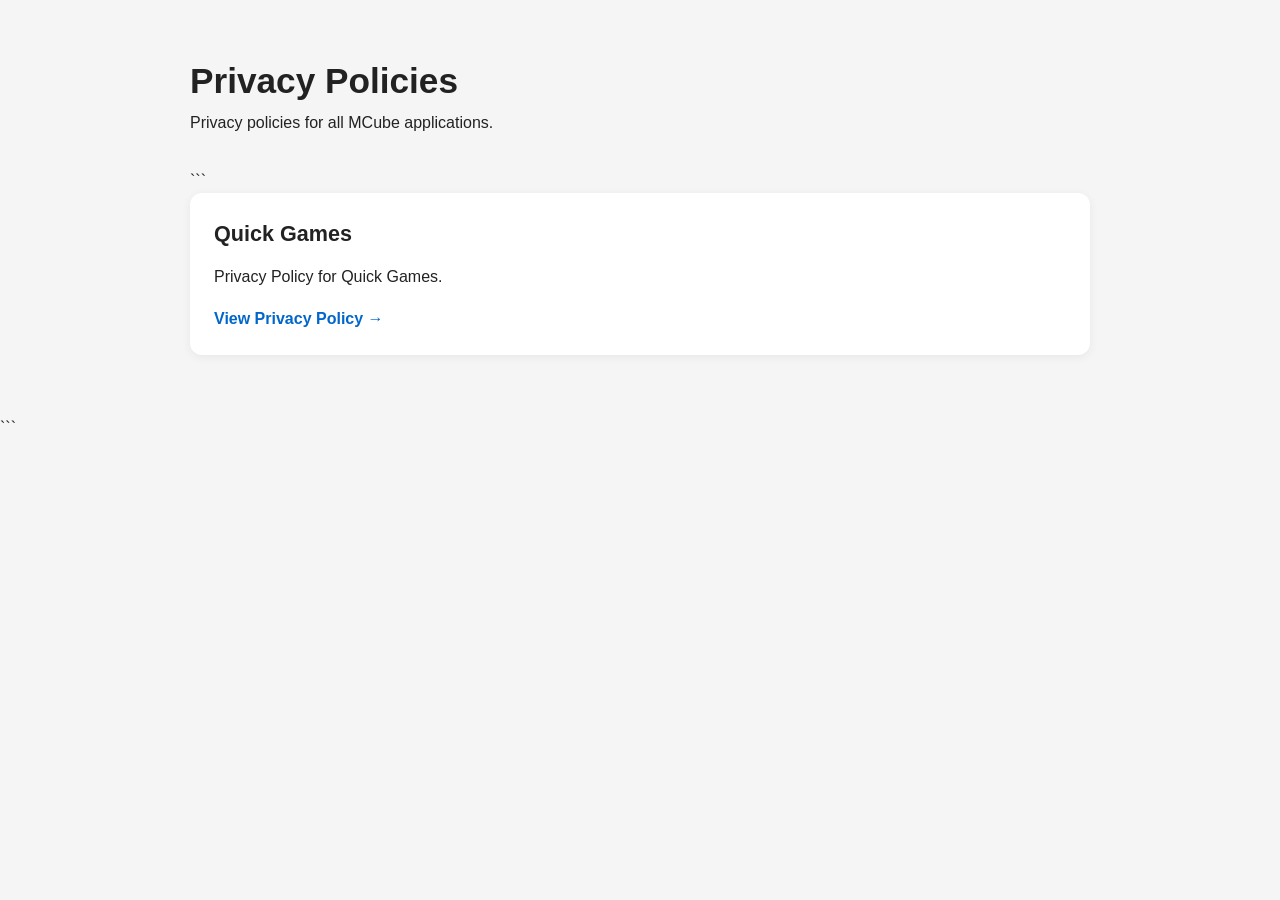
<file: index.html>
<!DOCTYPE html>

<html lang="en">
<head>
    <meta charset="UTF-8">
    <meta name="viewport" content="width=device-width, initial-scale=1.0">
    <meta name="description" content="Privacy policies for our applications.">
    <title>Privacy Policies</title>
    <link rel="stylesheet" href="css/style.css">
</head>

<body>
    <main class="container">
        <header class="page-header">
            <h1>Privacy Policies</h1>
            <p>
                Privacy policies for all MCube applications.
            </p>
        </header>

```
    <section class="card">
        <h2>Quick Games</h2>
        <p>
            Privacy Policy for Quick Games.
        </p>
        <a href="apps/quick_games/">
            View Privacy Policy →
        </a>
    </section>
</main>
```

</body>
</html>
</file>
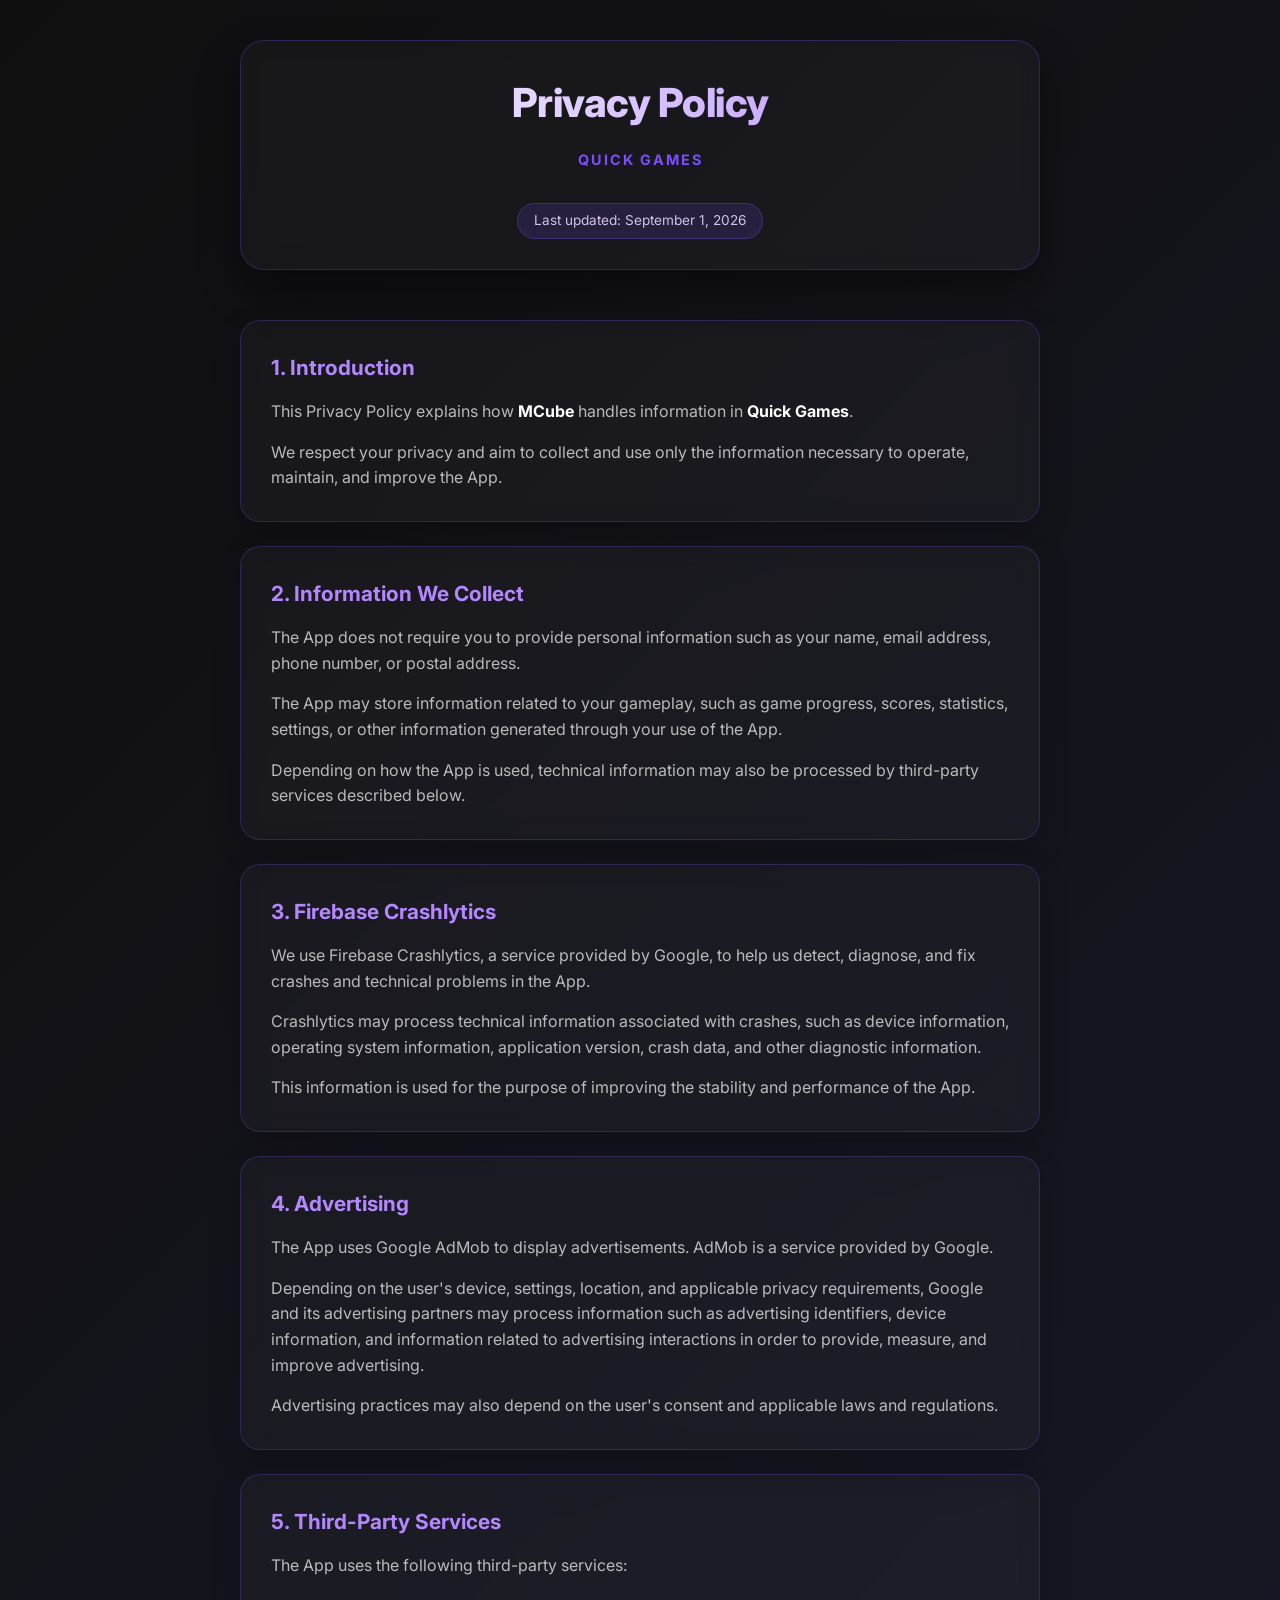
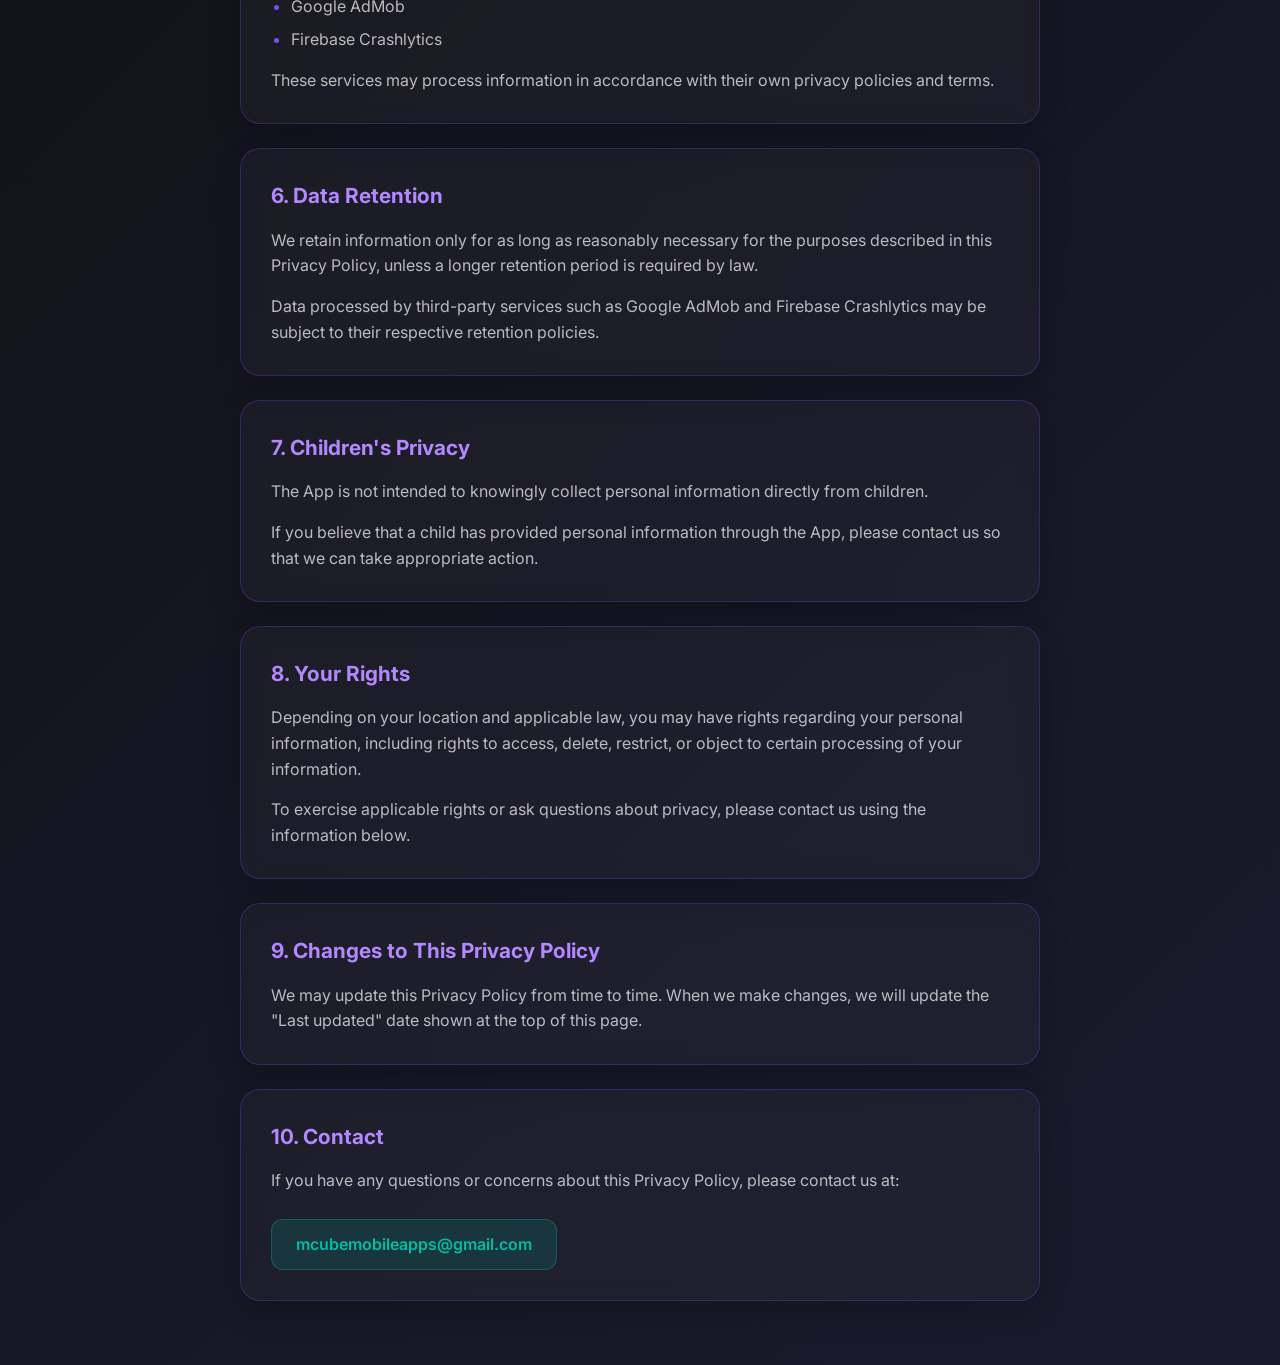
<file: apps/quick_games/index.html>
<!DOCTYPE html>
<html lang="en">
<head>
    <meta charset="UTF-8">
    <meta name="viewport" content="width=device-width, initial-scale=1.0">
    <meta name="description" content="Privacy Policy for Quick Games">
    <title>Privacy Policy - Quick Games</title>
    <link href="https://fonts.googleapis.com/css2?family=Inter:wght@400;600;800&display=swap" rel="stylesheet">
    <style>
        :root {
            --bg-dark: #0F0F0F;
            --bg-card: rgba(255, 255, 255, 0.03);
            --border-card: rgba(124, 77, 255, 0.25);
            --accent-purple: #7C4DFF;
            --accent-teal: #00BFA5;
            --text-main: #FFFFFF;
            --text-muted: rgba(255, 255, 255, 0.7);
        }

        * {
            box-sizing: border-box;
            margin: 0;
            padding: 0;
        }

        body {
            font-family: 'Inter', -apple-system, BlinkMacSystemFont, "Segoe UI", Roboto, sans-serif;
            background: linear-gradient(135deg, var(--bg-dark) 0%, #1A1A2E 100%);
            color: var(--text-main);
            min-height: 100vh;
            padding: 40px 20px;
            line-height: 1.6;
        }

        .container {
            max-width: 800px;
            margin: 0 auto;
        }

        .page-header {
            text-align: center;
            margin-bottom: 50px;
            padding: 30px;
            background: var(--bg-card);
            border: 1px solid var(--border-card);
            border-radius: 24px;
            backdrop-filter: blur(10px);
            box-shadow: 0 20px 40px rgba(0, 0, 0, 0.4);
        }

        .page-header h1 {
            font-size: 2.5rem;
            font-weight: 800;
            letter-spacing: -0.5px;
            margin-bottom: 10px;
            background: linear-gradient(90deg, #FFFFFF, #B388FF);
            -webkit-background-clip: text;
            -webkit-text-fill-color: transparent;
        }

        .page-header p {
            color: var(--text-muted);
            font-size: 1.1rem;
        }

        .page-header p strong {
            color: var(--accent-purple);
            letter-spacing: 2px;
            text-transform: uppercase;
            font-size: 0.9rem;
        }

        .last-updated {
            display: inline-block;
            margin-top: 15px;
            padding: 6px 16px;
            background: rgba(124, 77, 255, 0.15);
            border: 1px solid rgba(124, 77, 255, 0.3);
            border-radius: 50px;
            font-size: 0.85rem;
            color: #D1C4E9 !important;
        }

        section {
            background: var(--bg-card);
            border: 1px solid var(--border-card);
            border-radius: 20px;
            padding: 30px;
            margin-bottom: 24px;
            backdrop-filter: blur(10px);
            box-shadow: 0 10px 30px rgba(0, 0, 0, 0.2);
            transition: transform 0.2s ease, border-color 0.2s ease;
        }

        section:hover {
            border-color: rgba(124, 77, 255, 0.5);
            transform: translateY(-2px);
        }

        h2 {
            font-size: 1.3rem;
            font-weight: 700;
            color: #B388FF;
            margin-bottom: 15px;
            display: flex;
            align-items: center;
            gap: 10px;
        }

        p {
            color: var(--text-muted);
            margin-bottom: 15px;
            font-size: 1rem;
        }

        p:last-child {
            margin-bottom: 0;
        }

        strong {
            color: var(--text-main);
        }

        ul {
            margin: 15px 0 15px 20px;
            color: var(--text-muted);
        }

        li {
            margin-bottom: 8px;
        }

        li::marker {
            color: var(--accent-purple);
        }

        .contact-box {
            display: inline-block;
            margin-top: 10px;
            padding: 12px 24px;
            background: rgba(0, 191, 165, 0.15);
            border: 1px solid rgba(0, 191, 165, 0.3);
            border-radius: 12px;
            color: var(--accent-teal);
            font-weight: 600;
            text-decoration: none;
            transition: background 0.2s;
        }

        .contact-box:hover {
            background: rgba(0, 191, 165, 0.25);
        }

        @media (max-width: 600px) {
            body {
                padding: 20px 12px;
            }
            .page-header {
                padding: 20px;
            }
            .page-header h1 {
                font-size: 2rem;
            }
            section {
                padding: 20px;
            }
        }
    </style>
</head>

<body>
    <main class="container">

        <header class="page-header">
            <h1>Privacy Policy</h1>
            <p><strong>Quick Games</strong></p>
            <div class="last-updated">Last updated: September 1, 2026</div>
        </header>

        <section>
            <h2>1. Introduction</h2>
            <p>This Privacy Policy explains how <strong>MCube</strong> handles information in <strong>Quick Games</strong>.</p>
            <p>We respect your privacy and aim to collect and use only the information necessary to operate, maintain, and improve the App.</p>
        </section>

        <section>
            <h2>2. Information We Collect</h2>
            <p>The App does not require you to provide personal information such as your name, email address, phone number, or postal address.</p>
            <p>The App may store information related to your gameplay, such as game progress, scores, statistics, settings, or other information generated through your use of the App.</p>
            <p>Depending on how the App is used, technical information may also be processed by third-party services described below.</p>
        </section>

        <section>
            <h2>3. Firebase Crashlytics</h2>
            <p>We use Firebase Crashlytics, a service provided by Google, to help us detect, diagnose, and fix crashes and technical problems in the App.</p>
            <p>Crashlytics may process technical information associated with crashes, such as device information, operating system information, application version, crash data, and other diagnostic information.</p>
            <p>This information is used for the purpose of improving the stability and performance of the App.</p>
        </section>

        <section>
            <h2>4. Advertising</h2>
            <p>The App uses Google AdMob to display advertisements. AdMob is a service provided by Google.</p>
            <p>Depending on the user's device, settings, location, and applicable privacy requirements, Google and its advertising partners may process information such as advertising identifiers, device information, and information related to advertising interactions in order to provide, measure, and improve advertising.</p>
            <p>Advertising practices may also depend on the user's consent and applicable laws and regulations.</p>
        </section>

        <section>
            <h2>5. Third-Party Services</h2>
            <p>The App uses the following third-party services:</p>
            <ul>
                <li>Google AdMob</li>
                <li>Firebase Crashlytics</li>
            </ul>
            <p>These services may process information in accordance with their own privacy policies and terms.</p>
        </section>

        <section>
            <h2>6. Data Retention</h2>
            <p>We retain information only for as long as reasonably necessary for the purposes described in this Privacy Policy, unless a longer retention period is required by law.</p>
            <p>Data processed by third-party services such as Google AdMob and Firebase Crashlytics may be subject to their respective retention policies.</p>
        </section>

        <section>
            <h2>7. Children's Privacy</h2>
            <p>The App is not intended to knowingly collect personal information directly from children.</p>
            <p>If you believe that a child has provided personal information through the App, please contact us so that we can take appropriate action.</p>
        </section>

        <section>
            <h2>8. Your Rights</h2>
            <p>Depending on your location and applicable law, you may have rights regarding your personal information, including rights to access, delete, restrict, or object to certain processing of your information.</p>
            <p>To exercise applicable rights or ask questions about privacy, please contact us using the information below.</p>
        </section>

        <section>
            <h2>9. Changes to This Privacy Policy</h2>
            <p>We may update this Privacy Policy from time to time. When we make changes, we will update the "Last updated" date shown at the top of this page.</p>
        </section>

        <section>
            <h2>10. Contact</h2>
            <p>If you have any questions or concerns about this Privacy Policy, please contact us at:</p>
            <p><a href="mailto:mcubemobileapps@gmail.com" class="contact-box">mcubemobileapps@gmail.com</a></p>
        </section>

    </main>
</body>
</html>
</file>
<file: css/style.css>
* {
  box-sizing: border-box;
  }

html {
font-size: 16px;
}

body {
margin: 0;
background: #f5f5f5;
color: #222;
font-family:
-apple-system,
BlinkMacSystemFont,
"Segoe UI",
Roboto,
Helvetica,
Arial,
sans-serif;
line-height: 1.6;
}

.container {
width: min(900px, calc(100% - 32px));
margin: 0 auto;
padding: 60px 0;
}

.page-header {
margin-bottom: 32px;
}

h1 {
margin: 0 0 8px;
font-size: 2.2rem;
line-height: 1.2;
}

h2 {
margin-top: 36px;
margin-bottom: 12px;
font-size: 1.35rem;
}

p {
margin: 0 0 16px;
}

.card {
padding: 24px;
background: #fff;
border-radius: 12px;
box-shadow: 0 2px 10px rgba(0, 0, 0, 0.06);
}

.card h2 {
margin-top: 0;
}

a {
color: #0066cc;
font-weight: 600;
text-decoration: none;
}

a:hover {
text-decoration: underline;
}

.last-updated {
color: #666;
font-size: 0.9rem;
}

ul {
padding-left: 24px;
}

@media (max-width: 600px) {
.container {
padding: 32px 0;
}

```
h1 {
    font-size: 1.8rem;
}

.card {
    padding: 20px;
}
```

}
</file>
